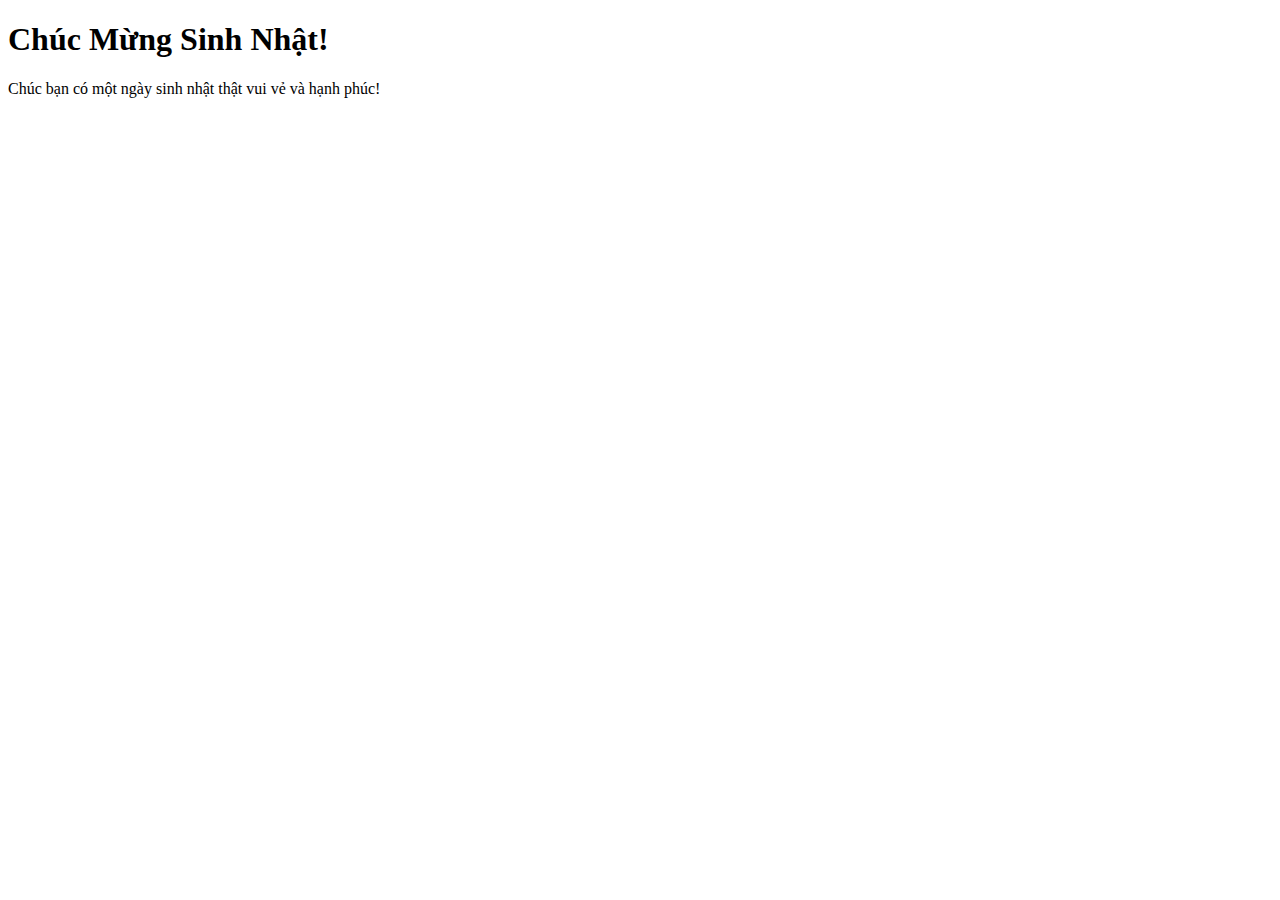
<file: Code/index.html>
<!DOCTYPE html>
<html lang="vi">
  <head>
    <meta charset="UTF-8" />
    <meta name="viewport" content="width=device-width, initial-scale=1.0" />
    <title>Happy Birthday</title>
  </head>
  <body>
    <h1>Chúc Mừng Sinh Nhật!</h1>
    <p>Chúc bạn có một ngày sinh nhật thật vui vẻ và hạnh phúc!</p>
  </body>
</html>
</file>
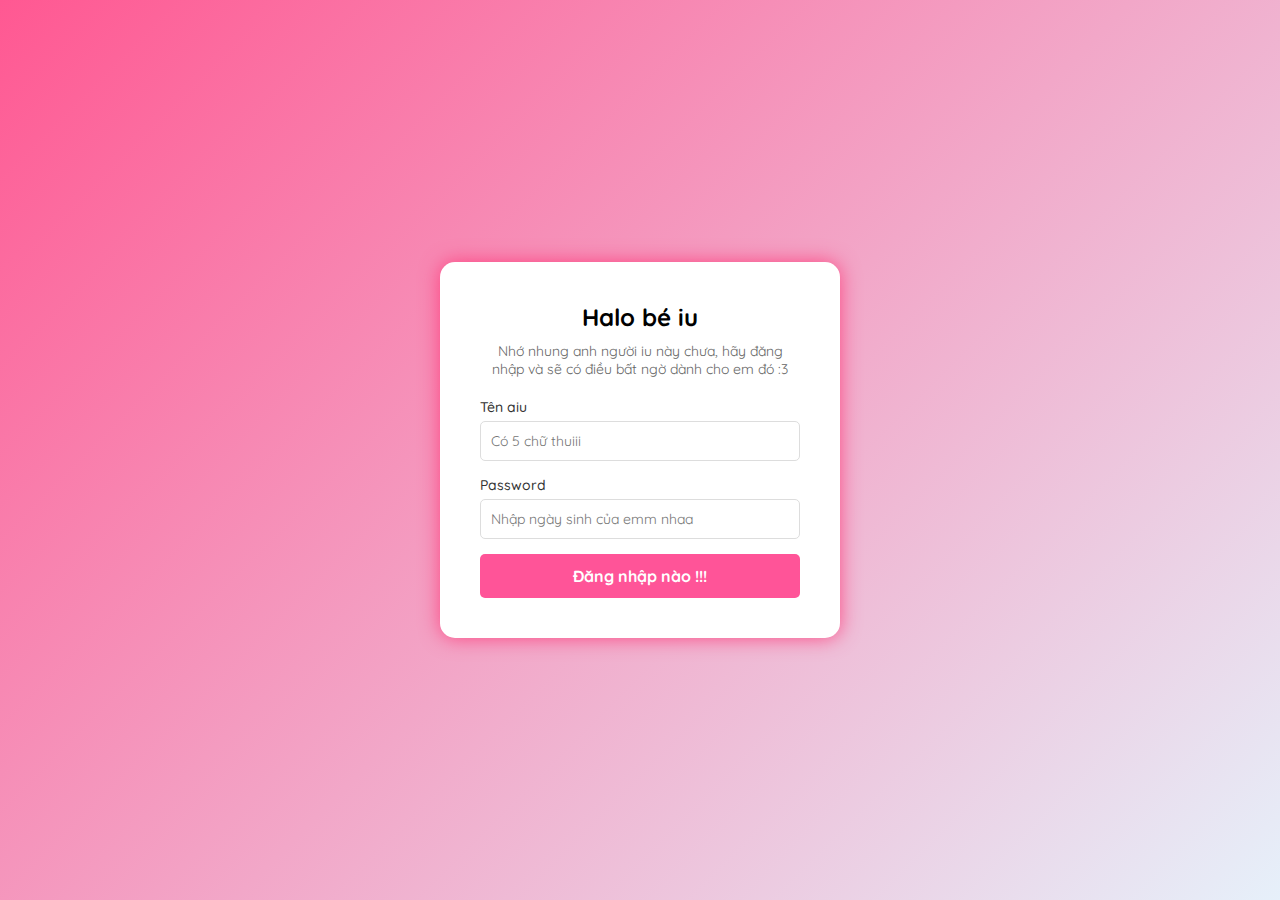
<file: Project/HTML/index.html>
<!DOCTYPE html>
<html lang="vi">
  <head>
    <meta charset="UTF-8" />
    <meta name="viewport" content="width=device-width, initial-scale=1.0" />
    <title>Đăng Nhập</title>
    <link rel="stylesheet" href="/Project/CSS/signin.css" />
  </head>
  <body>
    <div class="container">
      <div class="heart-container"></div>
      <!-- Container cho trái tim -->
      <div class="login-box">
        <h2>Halo bé iu</h2>
        <p>
          Nhớ nhung anh người iu này chưa, hãy đăng nhập và sẽ có điều bất ngờ
          dành cho em đó :3
        </p>
        <form id="signinForm">
          <div class="form-group">
            <label for="username">Tên aiu </label>
            <input
              type="text"
              id="username"
              placeholder="Có 5 chữ thuiii"
              required
            />
          </div>
          <div class="form-group">
            <label for="password">Password</label>
            <input
              type="password"
              id="password"
              placeholder="Nhập ngày sinh của emm nhaa"
              required
            />
          </div>
          <button type="submit" class="sign-in-btn">Đăng nhập nào !!!</button>
        </form>
      </div>
    </div>
    <script src="/Project/JS/script.js"></script>
  </body>
</html>
</file>
<file: Project/CSS/signin.css>
/* Liên kết Google Fonts */
@import url("https://fonts.googleapis.com/css2?family=Quicksand:wght@400;500;700&display=swap");

* {
  margin: 0;
  padding: 0;
  box-sizing: border-box;
}

body {
  display: flex;
  justify-content: center;
  align-items: center;
  min-height: 100vh;
  background: linear-gradient(135deg, #ff5892, #e6f0fa);
  margin: 0;
  font-family: "Quicksand", Arial, sans-serif; /* Font chính + font dự phòng */
  overflow: hidden; /* Ngăn cuộn trang khi trái tim bay */
  position: relative;
}

.container {
  display: flex;
  justify-content: center;
  align-items: center;
  width: 100%;
  height: 100%;
  padding: 20px;
  position: relative; /* Đảm bảo container là tham chiếu cho trái tim */
}

.heart-container {
  position: absolute;
  width: 100%;
  height: 100%;
  pointer-events: none; /* Ngăn trái tim chặn tương tác */
  z-index: 10;
}

.heart {
  position: absolute;
  font-size: 20px;
  animation: flyUp 3s linear forwards;
  bottom: 0;
}
@keyframes flyUp {
  0% {
    opacity: 0; /* Thêm: Bắt đầu mờ */
    transform: translateY(100vh) scale(1); /* Sửa: Bắt đầu từ dưới */
  }
  50% {
    opacity: 1; /* Thêm: Đạt độ trong suốt tối đa giữa đường */
  }
  100% {
    opacity: 0; /* Thêm: Mờ dần khi đến đầu */
    transform: translateY(-100vh) scale(10); /* Sửa: Bay lên và lớn hơn */
  }
}

.login-box {
  background: #fff;
  padding: 40px;
  border-radius: 15px;
  box-shadow: 0 0 20px rgba(255, 46, 112, 0.8);
  width: 100%;
  max-width: 400px;
  text-align: center;
  z-index: 20; /* Đặt trên trái tim */
}

.login-box h2 {
  font-size: 24px;
  margin-bottom: 10px;
  font-weight: 700; /* Độ đậm dễ thương */
}

.login-box p {
  font-size: 14px;
  color: #666;
  margin-bottom: 20px;
  font-weight: 400; /* Nhẹ nhàng */
}

.form-group {
  text-align: left;
  margin-bottom: 15px;
}

.form-group label {
  display: block;
  font-size: 14px;
  color: #333;
  margin-bottom: 5px;
  font-weight: 500; /* Tạo cảm giác đáng yêu */
}

.form-group input {
  width: 100%;
  padding: 10px;
  border: 1px solid #ddd;
  border-radius: 5px;
  font-size: 14px;
  font-family: "Quicksand", Arial, sans-serif; /* Áp dụng font cho input */
}

.options {
  display: flex;
  justify-content: space-between;
  align-items: center;
  margin-bottom: 20px;
  font-size: 12px;
  font-weight: 400;
}

.options a {
  color: #ff5498;
  text-decoration: none;
  font-weight: 500;
}

.options a:hover {
  text-decoration: underline;
}

.sign-in-btn {
  width: 100%;
  padding: 12px;
  background: #ff5498;
  color: #fff;
  border: none;
  border-radius: 5px;
  font-size: 16px;
  cursor: pointer;
  font-family: "Quicksand", Arial, sans-serif;
  font-weight: 700;
}

.sign-in-btn:hover {
  background: #fba4c7;
}

.signup-link {
  font-size: 12px;
  margin-top: 20px;
  font-weight: 400;
}

@media (max-width: 480px) {
  .login-box {
    padding: 20px;
  }
  .sign-in-btn {
    padding: 10px;
  }
}
</file>
